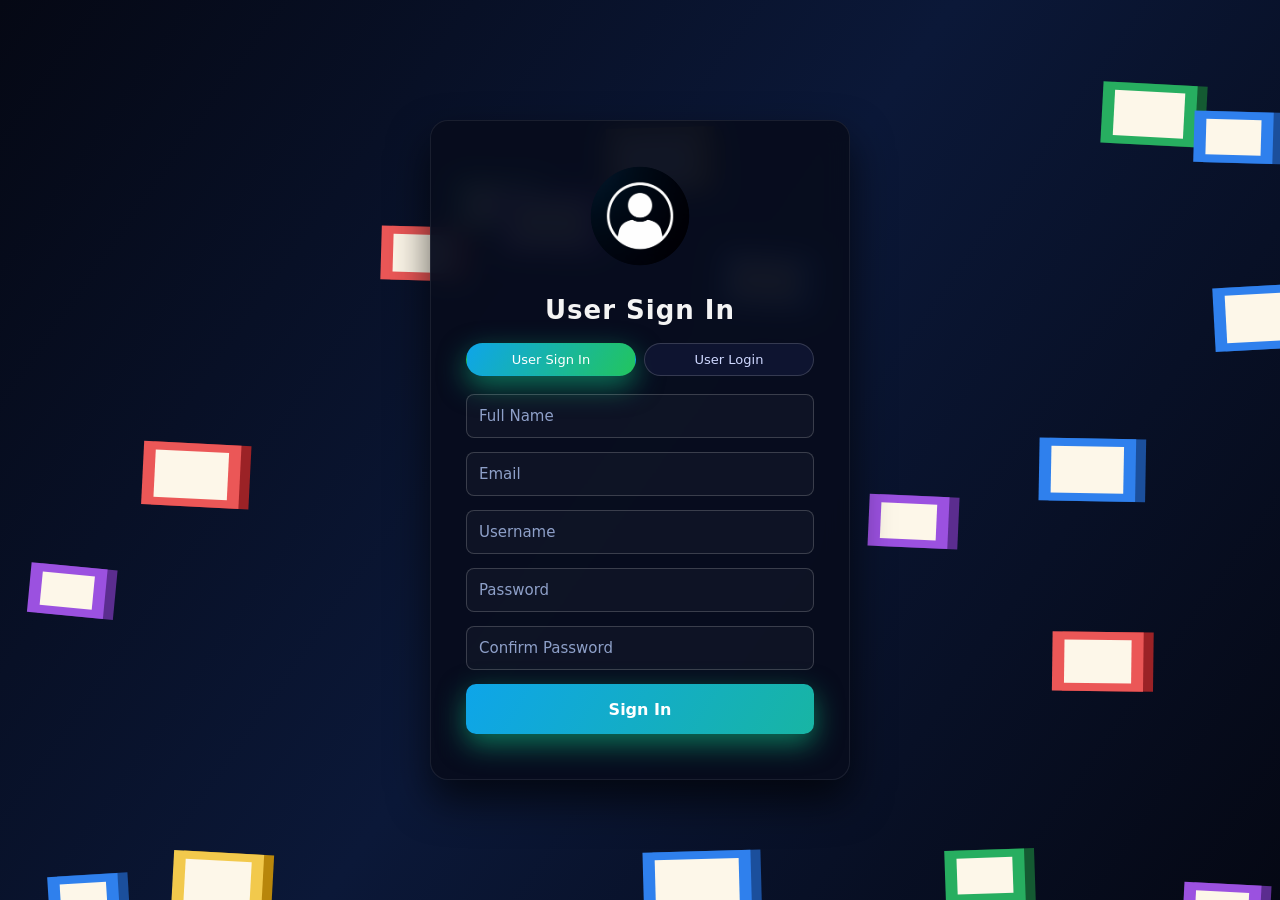
<file: wwwroot/login.html>
<!DOCTYPE html>
<html lang="en">
<head>
    <meta charset="UTF-8">
    <meta name="viewport" content="width=device-width, initial-scale=1.0">
    <title>User Panel - Book Exchange</title>

    <!-- CSS -->
    <link rel="stylesheet" href="css/login.css">
</head>
<body>

    <!-- ARKA PLAN CANVAS -->
    <canvas id="bgCanvas"></canvas>

    <!-- USER LOGIN / SIGN IN KARTI -->
    <div class="container">
        <div class="contact-form">

            <img src="images/ChatGPT Image 26 Kas 2025 13_21_53.png" class="user-img" alt="User Avatar">

            <h2 id="formTitle">User Sign In</h2>

            <!-- TAB BUTTONS -->
            <div class="tab-buttons">
                <button class="tab-btn active" data-target="signInForm">User Sign In</button>
                <button class="tab-btn" data-target="loginForm">User Login</button>
            </div>

            <!-- SIGN IN FORM (varsayılan) -->
            <form id="signInForm" class="form active">
                <div id="registerError" style="display:none; color:#f87171; font-size:13px; margin-bottom:8px;"></div>
                <div class="txtb">
                    <input id="registerFullName" type="text" placeholder="Full Name">
                </div>
                <div class="txtb">
                    <input id="registerEmail" type="email" placeholder="Email">
                </div>
                <div class="txtb">
                    <input id="registerUsername" type="text" placeholder="Username">
                </div>
                <div class="txtb">
                    <input id="registerPassword" type="password" placeholder="Password">
                </div>
                <div class="txtb">
                    <input id="registerConfirmPassword" type="password" placeholder="Confirm Password">
                </div>
                <input type="submit" class="logbtn" value="Sign In">
            </form>

            <!-- LOGIN FORM -->
            <form id="loginForm" class="form">
                <div id="loginError" style="display:none; color:#f87171; font-size:13px; margin-bottom:8px;"></div>
                <div class="txtb">
                    <input id="loginUsername" type="text" placeholder="Username">
                </div>
                <div class="txtb">
                    <input id="loginPassword" type="password" placeholder="Password">
                </div>
                <input type="submit" class="logbtn" value="Login">
            </form>
        </div>
    </div>

    <!-- JS -->
    <script src="js/auth.js"></script>
    <script src="js/login.js"></script>
</body>
</html>
</file>
<file: wwwroot/css/login.css>
/* =======================
   GLOBAL RESET
======================= */
* {
    margin: 0;
    padding: 0;
    box-sizing: border-box;
    font-family: "Segoe UI", system-ui, sans-serif;
}

body {
    min-height: 100vh;
    overflow: hidden;
    display: flex;
    justify-content: center;
    align-items: center;
    color: #fff;
}

/* =======================
   ARKA PLAN CANVAS
======================= */
#bgCanvas {
    position: fixed;
    inset: 0;
    z-index: -1;
    background: radial-gradient(circle at top left, #162447 0, #0b1020 50%, #05060a 100%);
}

/* =======================
   KART
======================= */
.container {
    width: 420px;
    background: rgba(8, 13, 30, 0.96);
    padding: 40px 35px 45px;
    border-radius: 18px;
    box-shadow: 0 20px 40px rgba(0, 0, 0, 0.65);
    backdrop-filter: blur(12px);
    border: 1px solid rgba(255, 255, 255, 0.08);
}

.contact-form {
    text-align: center;
}

/* =======================
   USER BADGE (LOGO YERİNE)
======================= */
.user-img {
    width: 120px;
    height: 110px;
    border-radius: 50%;
    object-fit: cover;
    margin: 0 auto 20px;

    /* Neon gradient çerçeve */
    padding: 4px;
    background: linear-gradient(135deg, #00aaff, #7b2ff7);

    /* Mask */
    -webkit-mask: radial-gradient(circle, #000 60%, transparent 61%);
    mask: radial-gradient(circle, #000 60%, transparent 61%);

    /* Glow efekti */
    box-shadow:
        0 0 15px rgba(0, 170, 255, 0.6),
        0 0 25px rgba(123, 47, 247, 0.4);
}

.user-badge::before {
    content: "";
    position: absolute;
    inset: 6px;
    border-radius: 50%;
    background: radial-gradient(circle at top, #141c3c, #050814);
}

.user-badge span {
    position: relative;
    color: #f5f7ff;
    font-weight: 700;
    font-size: 28px;
    letter-spacing: 1px;
}

/* =======================
   BAŞLIK
======================= */
.contact-form h2 {
    font-size: 26px;
    margin-bottom: 18px;
    color: #f4f4f4;
    letter-spacing: 1px;
}

/* =======================
   TAB BUTONLARI
======================= */
.tab-buttons {
    display: flex;
    gap: 8px;
    margin-bottom: 18px;
    justify-content: center;
}

.tab-btn {
    flex: 1;
    padding: 8px 0;
    border-radius: 999px;
    border: 1px solid rgba(255, 255, 255, 0.16);
    background: rgba(15, 22, 50, 0.95);
    color: #cfd8ff;
    font-size: 13px;
    font-weight: 500;
    cursor: pointer;
    transition: all 0.25s ease;
}

.tab-btn:hover {
    background: rgba(255, 255, 255, 0.06);
}

.tab-btn.active {
    background: linear-gradient(120deg, #0ea5e9, #22c55e);
    box-shadow: 0 10px 28px rgba(16, 185, 129, 0.6);
    color: #fff;
    border-color: transparent;

}

/* =======================
   FORMLAR GÖRÜNÜRLÜK
======================= */
.form {
    display: none;
}

.form.active {
    display: block;
}

/* =======================
   INPUT ALANLARI
======================= */
.txtb {
    margin: 14px 0;
}

.txtb input {
    font-size: 15px;
    color: #eee;
    border: 1px solid rgba(255, 255, 255, 0.18);
    width: 100%;
    background: rgba(255, 255, 255, 0.03);
    padding: 12px 12px;
    height: 44px;
    border-radius: 8px;
    transition: all 0.25s ease;
}

.txtb input::placeholder {
    color: #8ea0c9;
}

.txtb input:focus {
    background: rgba(255, 255, 255, 0.07);
    border-color: #4d7cff;
    box-shadow: 0 0 0 2px rgba(77, 124, 255, 0.35);
}

/* =======================
   BUTON
======================= */
.logbtn {
    display: block;
    width: 100%;
    height: 50px;
    border: none;
    cursor: pointer;
    font-weight: 600;
    font-size: 16px;
    border-radius: 10px;

   background: linear-gradient(120deg, #0ea5e9, #22c55e);
    background-size: 200% 200%;

    color: #ffffff;

    box-shadow: 0 10px 28px rgba(16, 185, 129, 0.6);
    transition:
        background-position 0.6s ease,
        transform 0.25s ease,
        box-shadow 0.25s ease;
    margin-top: 12px;
}

.logbtn:hover {
    background-position: right center;
    transform: translateY(-2px);
    box-shadow:
        0 0 20px rgba(77, 124, 255, 0.7),
        0 0 35px rgba(0, 0, 0, 0.8);
}

.logbtn:active {
    transform: scale(0.97);
    box-shadow:
        0 0 10px rgba(77, 124, 255, 0.35),
        0 0 18px rgba(0, 0, 0, 0.5);
}
</file>
